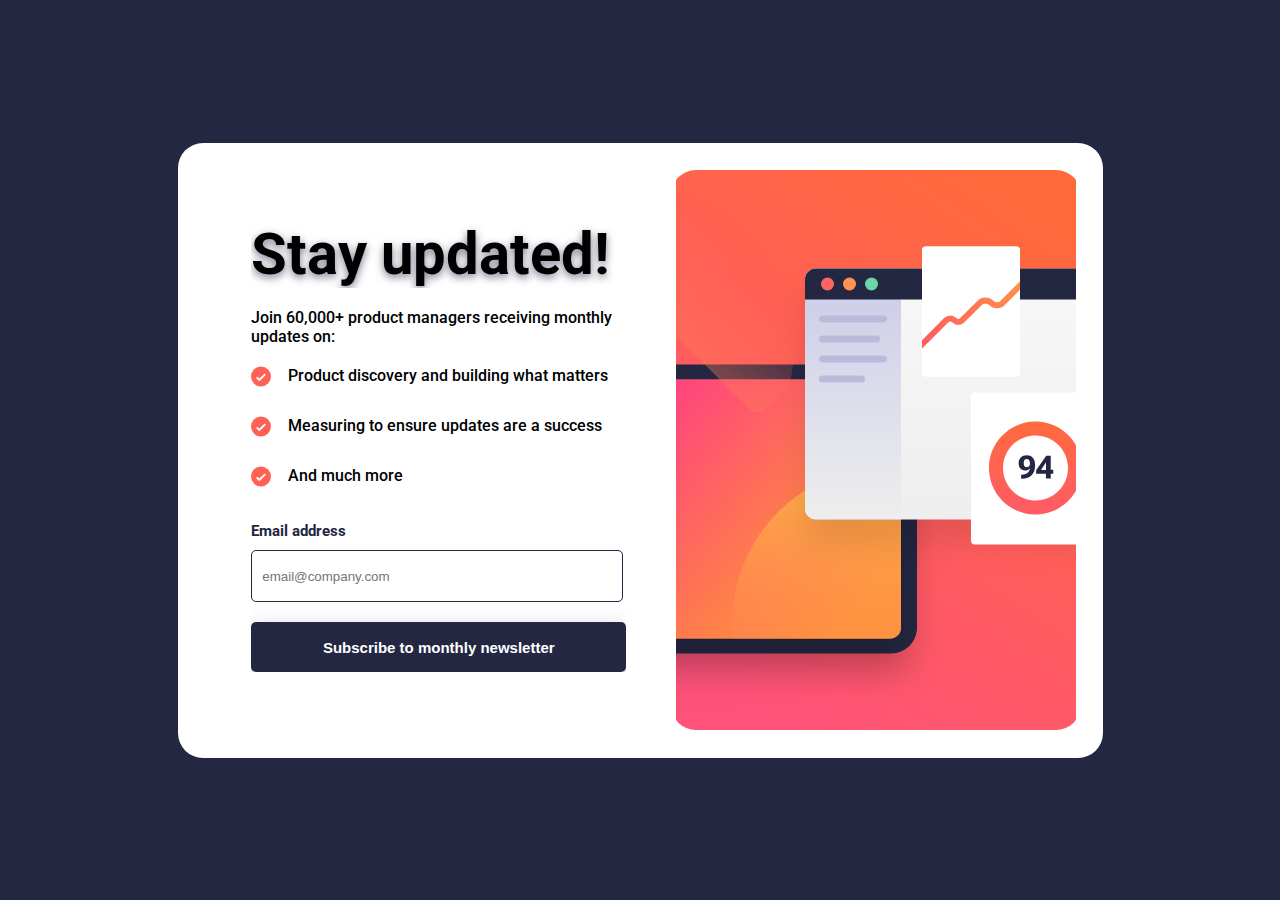
<file: index.html>
<!DOCTYPE html>
<html lang="en">
  <head>
    <meta charset="UTF-8" />
    <meta name="viewport" content="width=device-width, initial-scale=1.0" />
    <!-- displays site properly based on user's device -->

    <link
      rel="icon"
      type="image/png"
      sizes="32x32"
      href="./assets/images/favicon-32x32.png"
    />

    <!--FONT-->
    <link rel="preconnect" href="https://fonts.googleapis.com" />
    <link rel="preconnect" href="https://fonts.gstatic.com" crossorigin />
    <link
      href="https://fonts.googleapis.com/css2?family=Roboto:ital,wght@0,100;0,300;0,400;0,500;0,700;0,900;1,100;1,300;1,400;1,500;1,700;1,900&display=swap"
      rel="stylesheet"
    />
    <link rel="stylesheet" href="./assets/styles.css" />

    <title>
      Frontend Mentor | Newsletter sign-up form with success message
    </title>

    <!-- Feel free to remove these styles or customise in your own stylesheet 👍 -->
    <style>
      .attribution {
        font-size: 11px;
        text-align: center;
      }
      .attribution a {
        color: hsl(228, 45%, 44%);
      }
    </style>
  </head>
  <body>
    <main>
      <section id="form-container">
        <div class="new-letter-content">
          <h1>Stay updated!</h1>
          <p>Join 60,000+ product managers receiving monthly updates on:</p>

          <div class="description">
            <svg
              xmlns="http://www.w3.org/2000/svg"
              class="icon-check"
              width="21"
              height="21"
              viewBox="0 0 21 21"
            >
              <g fill="none">
                <circle cx="10.5" cy="10.5" r="10.5" fill="#FF6155" />
                <path
                  stroke="#FFF"
                  stroke-width="2"
                  d="M6 11.381 8.735 14 15 8"
                />
              </g>
            </svg>
            <p>Product discovery and building what matters</p>
          </div>
          <div class="description">
            <svg
              xmlns="http://www.w3.org/2000/svg"
              class="icon-check"
              width="21"
              height="21"
              viewBox="0 0 21 21"
            >
              <g fill="none">
                <circle cx="10.5" cy="10.5" r="10.5" fill="#FF6155" />
                <path
                  stroke="#FFF"
                  stroke-width="2"
                  d="M6 11.381 8.735 14 15 8"
                />
              </g>
            </svg>
            <p>Measuring to ensure updates are a success</p>
          </div>
          <div class="description">
            <svg
              xmlns="http://www.w3.org/2000/svg"
              class="icon-check"
              width="21"
              height="21"
              viewBox="0 0 21 21"
            >
              <g fill="none">
                <circle cx="10.5" cy="10.5" r="10.5" fill="#FF6155" />
                <path
                  stroke="#FFF"
                  stroke-width="2"
                  d="M6 11.381 8.735 14 15 8"
                />
              </g>
            </svg>
            <p>And much more</p>
          </div>

          <form id="form" novalidate>
            <!-- novalidate prevents default browser validation -->
            <div id="label">
              <label for="email">Email address</label>
            </div>
            <input
              class="email-valid"
              id="email"
              name="email"
              type="email"
              placeholder="email@company.com"
            />
            <span aria-live="polite" id="email-error"></span>
            <button>Subscribe to monthly newsletter</button>
          </form>
        </div>
      </section>
      <section id="image-right"><div class="image-box"></div></section>
    </main>

    <!--success message-->
    <div id="success-message">
      <div class="thanks-message">
        <svg
          xmlns="http://www.w3.org/2000/svg"
          width="64"
          height="64"
          viewBox="0 0 21 21"
        >
          <g fill="none">
            <circle cx="10.5" cy="10.5" r="10.5" fill="#FF6155" />
            <path stroke="#FFF" stroke-width="2" d="M6 11.381 8.735 14 15 8" />
          </g>
        </svg>
        <h1>Thanks for subscribing!</h1>
        <p>
          A confirmation email has been sent to ash@loremcompany.com. Please
          open it and click the button inside to confirm your subscription.
        </p>
        <button id="dismiss-message-btn">Dismiss message</button>
      </div>
    </div>
    <script src="assets/index.js"></script>
  </body>
</html>
</file>
<file: assets/styles.css>
* {
  margin: 0;
  padding: 0;
  border: none;
  overflow: hidden;
}

main {
  background-color: white;
  border-radius: 25px;
  width: 925px;
  height: 615px;
  display: flex;
  justify-content: center;
  align-items: center;
  flex-direction: row;
}

body {
  font-family: "Roboto", sans-serif;
  background-color: hsl(234, 29%, 20%);
  color: hsl(234, 295, 20%);
  min-height: 100vh;
  display: flex;
  justify-content: center;
  align-items: center;
  flex-direction: column;
}

h1 {
  font-size: 58px;
  font-weight: 700;
  margin-bottom: 20px;
  text-shadow: 0 3px 8px hsl(231, 7%, 50%);
}

p {
  font-weight: 500;
  font-size: 16px;
  margin-bottom: 20px;
}

#form-container {
  width: 50%;
  height: 100%;
  display: flex;
  justify-content: center;
  align-items: center;
  flex-direction: column;
}

.new-letter-content {
  width: 375px;
  height: 460px;
  margin-left: 60px;
}

.description {
  height: 25px;
  margin-bottom: 25px;
  display: flex;
  justify-content: flex-start;
  align-items: flex-start;
  flex-direction: row;
}
.description p {
  width: 90%;
  margin-left: 17px;
}

.icon-check {
  width: 20px;
}

#image-right {
  width: 50%;
  height: 900%;
  display: flex;
  justify-content: flex-end;
  align-items: center;
  border-radius: 25px;
}
.image-box {
  background-image: url(./images/illustration-sign-up-desktop.svg);
  background-repeat: no-repeat;
  background-position: center;
  height: 560px;
  width: 410px;
  border-radius: 25px;
  margin-right: 22px;
}

form {
  display: flex;
  flex-direction: column;
  margin-top: 30px;
  align-items: flex-start;
  justify-content: flex-start;
}

label {
  font-size: 15px;
  font-weight: 700;
  color: hsl(234, 29%, 20%);
}

input {
  display: flex;
  width: 96%;
  height: 50px;
  border-radius: 5px;
  margin: 10px 0;
  padding-left: 10px;
  border: 1px solid hsl(234, 29%, 20%);
  cursor: pointer;
}

.email-valid {
  color: hsl(234, 29%, 0%);
}

.email-invalid {
  border: 1px solid hsl(4, 100%, 67%);
  background-color: rgba(255, 97, 85, 0.15);
}

button {
  width: 100%;
  height: 50px;
  color: white;
  font-size: 15px;
  font-weight: 700;
  border-radius: 5px;
  margin-top: 10px;
  cursor: pointer;
  background: linear-gradient(
    90deg,
    hsl(234, 29%, 20%),
    hsl(234, 29%, 20%),
    hsl(234, 29%, 20%)
  );
  box-shadow: rgb(200, 195, 227) 0px 8px 25px;
}

button:hover {
  background: linear-gradient(
    90deg,
    hsl(4, 100%, 68%),
    hsl(4, 100%, 66%),
    hsl(4, 100%, 62%)
  );
  box-shadow: rgb(255, 98, 87, 1) 0px 8px 25px;
}

#success-message {
  display: none;
  justify-content: center;
  align-items: center;
  background-color: white;
  border-radius: 25px;
  width: 500px;
  height: 520px;
}

.thanks-message {
  display: flex;
  justify-content: center;
  align-items: flex-start;
  flex-direction: column;
  width: 375px;
  height: 100%;
}

.thanks-message svg {
  margin-top: 35px;
}

/* media queries */
@media only screen and (max-width: 930px) {
  main {
    flex-direction: column-reverse;
    justify-content: flex-start;
    width: 375px;
    height: 840px;
    border-radius: 0;
  }

  #form-container {
    width: 375px;
    height: 284px;
    border-radius: 0;
  }

  .image-box {
    width: 100%;
    height: 100%;
    background-image: url(./images/illustration-sign-up-desktop.svg);
    background-repeat: no-repeat;
    background-position: center;
  }

  #form-container .new-letter-content {
    height: 478px;
    width: 325px;
  }

  h1 {
    font-size: 40px;
    margin-top: 40px;
  }

  .description {
    height: 47px;
  }

  button {
    width: 100%;
  }

  #success-message {
    width: 375px;
    height: 810px;
    border-radius: 0;
  }

  .thanks-message {
    padding: 25px;
    height: 620px;
    justify-self: unset;
    margin-top: 100px;
  }
}
</file>
